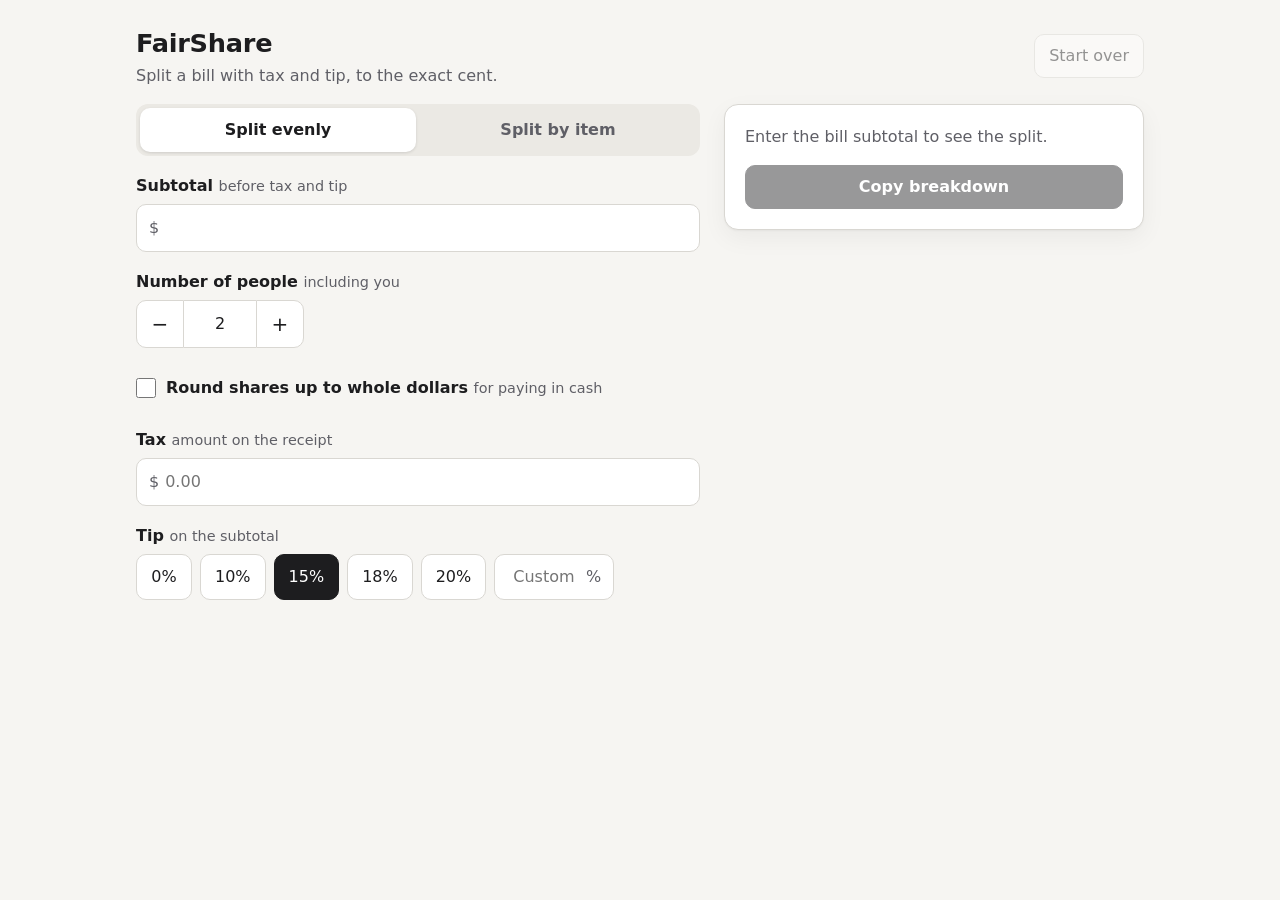
<file: index.html>
<!doctype html>
<html lang="en">
<head>
  <meta charset="utf-8">
  <title>FairShare · Bill Splitter</title>
  <meta http-equiv="refresh" content="0; url=src/">
</head>
<body>
  <p><a href="src/">Open FairShare</a></p>
</body>
</html>
</file>
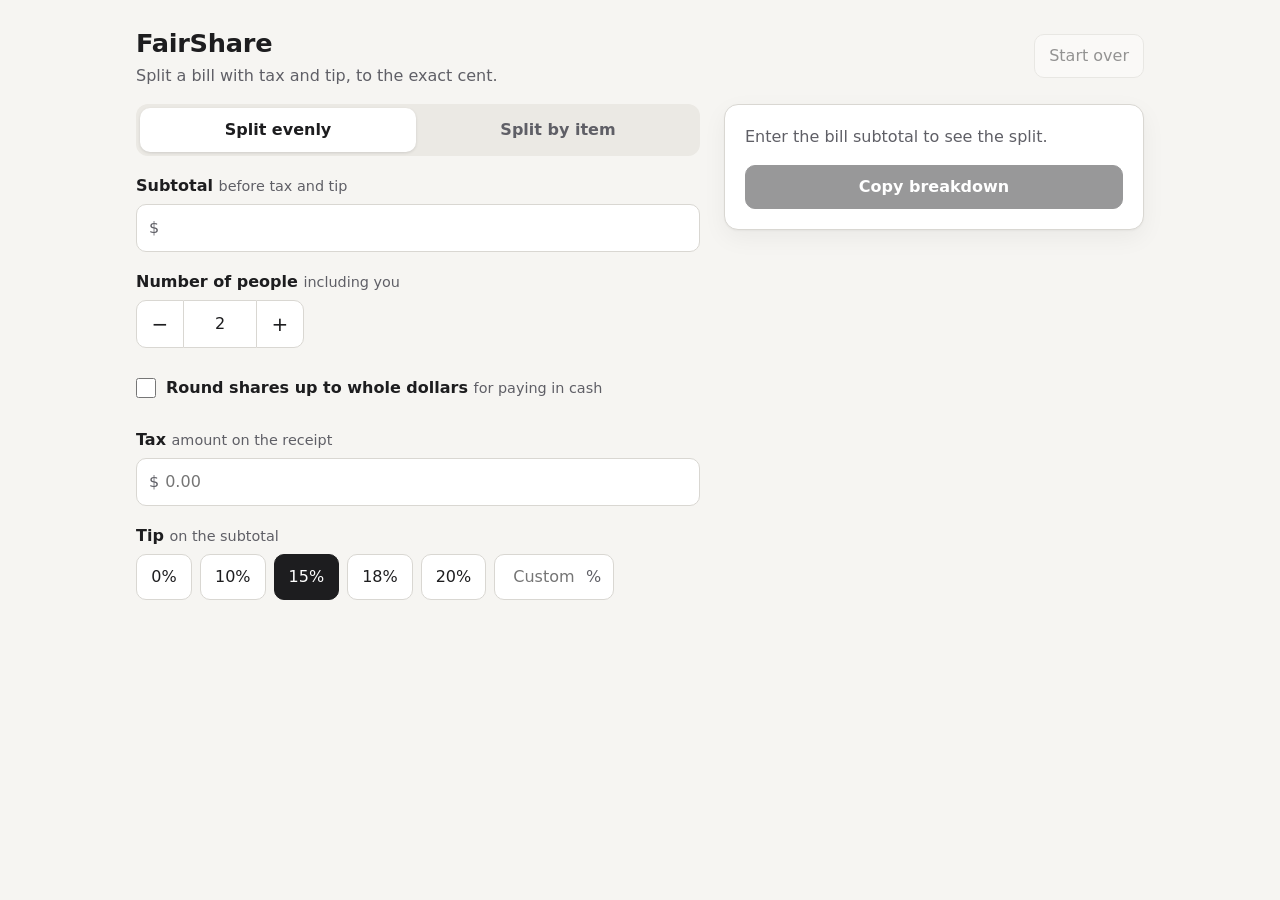
<file: src/index.html>
<!doctype html>
<html lang="en">
<head>
  <meta charset="utf-8">
  <meta name="viewport" content="width=device-width, initial-scale=1">
  <title>FairShare · Bill Splitter</title>
  <link rel="stylesheet" href="styles.css">
</head>
<body>
  <header class="top">
    <div>
      <h1>FairShare</h1>
      <p class="tagline">Split a bill with tax and tip, to the exact cent.</p>
    </div>
    <button type="button" id="start-over">Start over</button>
  </header>
  <div class="toast" id="toast" role="status" hidden>
    <span>Bill cleared.</span>
    <button type="button" id="undo">Undo</button>
  </div>

  <main class="layout">
    <form class="bill" id="bill" novalidate autocomplete="off">
      <div class="tabs" role="tablist" aria-label="How to split the bill">
        <button type="button" role="tab" id="tab-even" aria-controls="panel-even">Split evenly</button>
        <button type="button" role="tab" id="tab-item" aria-controls="panel-item">Split by item</button>
      </div>

      <div class="panel" id="panel-even" role="tabpanel" aria-labelledby="tab-even">
        <div class="field">
          <label for="subtotal">Subtotal <span class="hint">before tax and tip</span></label>
          <div class="input money"><span aria-hidden="true">$</span><input id="subtotal" inputmode="decimal" aria-describedby="subtotal-error"></div>
          <p class="error" id="subtotal-error" aria-live="polite"></p>
        </div>

        <div class="field">
          <label for="people">Number of people <span class="hint">including you</span></label>
          <div class="stepper">
            <button type="button" id="people-down" aria-label="One fewer person">−</button>
            <input id="people" inputmode="numeric" aria-describedby="people-error">
            <button type="button" id="people-up" aria-label="One more person">+</button>
          </div>
          <p class="error" id="people-error" aria-live="polite"></p>
        </div>

        <label class="toggle"><input type="checkbox" id="round-up"><span>Round shares up to whole dollars <span class="hint">for paying in cash</span></span></label>
      </div>

      <div class="panel" id="panel-item" role="tabpanel" aria-labelledby="tab-item" hidden>
        <fieldset class="field">
          <legend>People</legend>
          <ul class="list" id="diners"></ul>
          <button type="button" class="add" id="add-person">+ Add person</button>
          <p class="hint limit" id="add-person-limit"></p>
        </fieldset>

        <fieldset class="field">
          <legend>Items <span class="hint">from the receipt</span></legend>
          <ul class="list" id="items"></ul>
          <button type="button" class="add" id="add-item">+ Add item</button>
          <p class="hint limit" id="add-item-limit"></p>
        </fieldset>

        <div class="field">
          <label for="receipt">Receipt subtotal <span class="hint">optional, to check your items</span></label>
          <div class="input money"><span aria-hidden="true">$</span><input id="receipt" inputmode="decimal" aria-describedby="receipt-error receipt-check"></div>
          <p class="error" id="receipt-error" aria-live="polite"></p>
          <p class="check" id="receipt-check" aria-live="polite"></p>
        </div>
      </div>

      <div class="field">
        <label for="tax">Tax <span class="hint">amount on the receipt</span></label>
        <div class="input money"><span aria-hidden="true">$</span><input id="tax" inputmode="decimal" placeholder="0.00" aria-describedby="tax-error"></div>
        <p class="error" id="tax-error" aria-live="polite"></p>
      </div>

      <fieldset class="field">
        <legend>Tip <span class="hint">on the subtotal</span></legend>
        <div class="tip-row">
          <button type="button" class="tip-preset" data-tip="0">0%</button>
          <button type="button" class="tip-preset" data-tip="1000">10%</button>
          <button type="button" class="tip-preset" data-tip="1500">15%</button>
          <button type="button" class="tip-preset" data-tip="1800">18%</button>
          <button type="button" class="tip-preset" data-tip="2000">20%</button>
          <div class="input custom">
            <label for="tip-custom" class="sr-only">Custom tip percentage</label>
            <input id="tip-custom" inputmode="decimal" placeholder="Custom" aria-describedby="tip-custom-error"><span aria-hidden="true">%</span>
          </div>
        </div>
        <p class="error" id="tip-custom-error" aria-live="polite"></p>
      </fieldset>
    </form>

    <section class="result" aria-label="Result">
      <div aria-live="polite">
        <p id="result-message" class="result-message"></p>
        <div id="even-result" hidden>
          <dl class="breakdown">
            <div><dt>Subtotal</dt><dd id="out-subtotal"></dd></div>
            <div><dt>Tax</dt><dd id="out-tax"></dd></div>
            <div><dt id="out-tip-label">Tip</dt><dd id="out-tip"></dd></div>
            <div class="total"><dt>Total</dt><dd id="out-total"></dd></div>
          </dl>
          <p id="shares" class="shares"></p>
          <p id="shares-note" class="note"></p>
          <details class="paid">
            <summary>Track who has paid</summary>
            <ul class="paid-list" id="paid-list"></ul>
            <p class="note" id="paid-cleared"></p>
            <p class="paid-status" id="paid-status"></p>
          </details>
          <div class="compare">
            <h2 id="compare-title">Compare tips</h2>
            <div class="table-wrap">
              <table id="tip-table" class="split-table" aria-labelledby="compare-title">
                <thead>
                  <tr><th scope="col">Tip</th><th scope="col">Tip amount</th><th scope="col">Total</th><th scope="col">Per person</th></tr>
                </thead>
                <tbody></tbody>
              </table>
            </div>
          </div>
        </div>
        <div id="item-result" class="table-wrap" hidden>
          <table id="person-table" class="split-table">
            <caption class="sr-only">What each person owes</caption>
            <thead>
              <tr><th scope="col">Person</th><th scope="col">Items</th><th scope="col">Tax</th><th scope="col">Tip</th><th scope="col">Total</th></tr>
            </thead>
            <tbody></tbody>
            <tfoot></tfoot>
          </table>
        </div>
      </div>
      <div class="copy">
        <button type="button" id="copy" disabled>Copy breakdown</button>
        <p class="error" id="copy-error" aria-live="polite"></p>
        <textarea id="copy-text" rows="4" readonly hidden aria-label="Breakdown to copy"></textarea>
      </div>
    </section>
  </main>

  <script src="calc.js"></script>
  <script src="app.js"></script>
</body>
</html>
</file>
<file: src/styles.css>
:root {
  --bg: #f6f5f2;
  --surface: #ffffff;
  --ink: #1d1d1f;
  --muted: #5f5f66;
  --line: #d9d7d2;
  --accent: #1f5f4a;
  --accent-soft: #e3efe9;
  --focus: #2563eb;
  --error: #b42318;
  --radius: 10px;
  color-scheme: light;
}

* { box-sizing: border-box; }

body {
  margin: 0;
  background: var(--bg);
  color: var(--ink);
  font: 16px/1.5 system-ui, -apple-system, "Segoe UI", Roboto, sans-serif;
}

.sr-only {
  position: absolute; width: 1px; height: 1px; overflow: hidden;
  clip: rect(0 0 0 0); white-space: nowrap;
}

[hidden] { display: none !important; }

.top {
  max-width: 1040px; margin: 0 auto; padding: 24px 16px 8px;
  display: flex; justify-content: space-between; align-items: center; gap: 12px;
}
.toast {
  position: fixed; left: 50%; bottom: 24px; transform: translateX(-50%); z-index: 10;
  display: flex; align-items: center; gap: 12px; padding: 6px 6px 6px 16px;
  background: var(--ink); color: #fff; border-radius: 12px; box-shadow: 0 8px 24px rgb(0 0 0 / 0.2);
}
.toast button { background: transparent; color: #fff; border-color: rgb(255 255 255 / 0.4); font-weight: 600; }
.top h1 { margin: 0; font-size: 1.6rem; letter-spacing: -0.01em; }
.tagline { margin: 2px 0 0; color: var(--muted); }

.layout {
  max-width: 1040px; margin: 0 auto; padding: 8px 16px 48px;
  display: grid; gap: 24px; align-items: start;
}
@media (min-width: 820px) {
  .layout { grid-template-columns: minmax(0, 1fr) minmax(0, 420px); }
  .result { position: sticky; top: 16px; }
}

/* Form */
.bill { display: grid; gap: 18px; min-width: 0; }
#start-over { white-space: nowrap; }
.field { margin: 0; padding: 0; border: 0; min-width: 0; }
.field > label, .field > legend { display: block; font-weight: 600; margin-bottom: 6px; padding: 0; }
.hint { font-weight: 400; color: var(--muted); font-size: 0.9rem; }

.input {
  display: flex; align-items: center; background: var(--surface);
  border: 1px solid var(--line); border-radius: var(--radius); padding: 0 12px; min-height: 48px;
}
.input > span { color: var(--muted); }
.input input {
  flex: 1; min-width: 0; border: 0; outline: 0; background: transparent;
  font: inherit; padding: 10px 6px; color: inherit;
}
.input:focus-within { border-color: var(--focus); box-shadow: 0 0 0 3px rgb(37 99 235 / 0.2); }
.input:has(input.invalid), input.invalid { border-color: var(--error); }

input { font: inherit; color: inherit; }

.error { margin: 6px 0 0; color: var(--error); font-size: 0.92rem; min-height: 0; }
.error:empty { display: none; }
.check { margin: 6px 0 0; font-size: 0.92rem; color: var(--muted); }
.check:empty { display: none; }

button {
  font: inherit; color: inherit; cursor: pointer; min-height: 44px;
  border: 1px solid var(--line); background: var(--surface); border-radius: var(--radius); padding: 0 14px;
}
button:disabled { cursor: not-allowed; opacity: 0.45; }
:focus-visible { outline: 3px solid var(--focus); outline-offset: 2px; }
.input input:focus-visible { outline: 0; }

.toggle { display: flex; align-items: center; gap: 10px; min-height: 44px; cursor: pointer; font-weight: 600; }
.toggle input { width: 20px; height: 20px; margin: 0; accent-color: var(--accent); flex: none; }

/* Tabs */
.tabs { display: flex; gap: 4px; padding: 4px; background: #ebe9e4; border-radius: 12px; }
.tabs [role="tab"] { flex: 1; border: 0; background: transparent; font-weight: 600; color: var(--muted); }
.tabs [role="tab"][aria-selected="true"] { background: var(--surface); color: var(--ink); box-shadow: 0 1px 3px rgb(0 0 0 / 0.12); }
.panel { display: grid; gap: 18px; }

/* People and items */
.list { list-style: none; margin: 0 0 8px; padding: 0; display: grid; gap: 10px; }
.list > li { min-width: 0; }
.row { display: flex; gap: 8px; align-items: stretch; }
.row .input { flex: 1; min-width: 0; }
.row .price { flex: 0 0 132px; }
.remove { color: var(--muted); }
.add { border-style: dashed; width: 100%; color: var(--accent); font-weight: 600; }
.limit:empty { display: none; }
.limit { margin: 6px 0 0; }
.item { background: var(--surface); border: 1px solid var(--line); border-radius: 12px; padding: 10px; }
.item .input { border-color: #e6e4df; }
@media (max-width: 560px) {
  .item .row { flex-wrap: wrap; }
  .item .item-name-box { flex-basis: 100%; }
  .row .price { flex: 1; }
}
.who { margin: 10px 0 0; padding: 0; border: 0; display: flex; flex-wrap: wrap; gap: 6px; align-items: center; }
.who legend { float: left; width: 100%; font-size: 0.9rem; color: var(--muted); margin-bottom: 4px; padding: 0; }
.chip {
  display: inline-flex; align-items: center; gap: 6px; min-height: 44px; padding: 0 12px;
  border: 1px solid var(--line); border-radius: 999px; cursor: pointer; user-select: none;
}
.chip:has(input:checked) { background: var(--accent-soft); border-color: var(--accent); color: var(--accent); }
.chip input { width: 18px; height: 18px; margin: 0; accent-color: var(--accent); }
.who.invalid .chip { border-color: var(--error); }
.everyone { border: 0; background: none; color: var(--accent); text-decoration: underline; padding: 0 8px; }

/* Number of people */
.stepper { display: inline-flex; align-items: stretch; }
.stepper button { width: 48px; font-size: 1.25rem; }
.stepper button:first-child { border-radius: var(--radius) 0 0 var(--radius); }
.stepper button:last-child { border-radius: 0 var(--radius) var(--radius) 0; }
.stepper input {
  width: 72px; text-align: center; border: 1px solid var(--line); border-left: 0; border-right: 0;
  background: var(--surface); min-height: 48px;
}
.stepper input.invalid { border: 1px solid var(--error); }

/* Tip */
.tip-row { display: flex; flex-wrap: wrap; gap: 8px; }
.tip-preset { min-width: 56px; }
.tip-preset[aria-pressed="true"] { background: var(--ink); color: #fff; border-color: var(--ink); }
.input.custom { width: 120px; min-height: 44px; }

/* Result */
.result {
  min-width: 0;
  background: var(--surface); border: 1px solid var(--line); border-radius: 14px; padding: 20px;
  box-shadow: 0 1px 2px rgb(0 0 0 / 0.04), 0 8px 24px rgb(0 0 0 / 0.05);
}
.result-message { margin: 0; color: var(--muted); }
.breakdown { margin: 0; display: grid; gap: 6px; }
.breakdown div { display: flex; justify-content: space-between; gap: 12px; }
.breakdown dt { color: var(--muted); }
.breakdown dd { margin: 0; font-variant-numeric: tabular-nums; }
.breakdown .total { border-top: 1px solid var(--line); padding-top: 8px; margin-top: 4px; font-weight: 700; }
.breakdown .total dt { color: var(--ink); }
.table-wrap { overflow-x: auto; }
.split-table { width: 100%; border-collapse: collapse; font-variant-numeric: tabular-nums; }
.split-table th, .split-table td { padding: 8px 5px; text-align: right; white-space: nowrap; }
.split-table th:first-child { text-align: left; }
#person-table tbody th { white-space: normal; overflow-wrap: anywhere; }
.split-table thead th, #tip-table td:last-child { white-space: normal; }
@media (max-width: 400px) {
  .result { padding: 14px; }
  .split-table { font-size: 0.9rem; }
}
.split-table thead th { font-size: 0.85rem; color: var(--muted); font-weight: 600; border-bottom: 1px solid var(--line); }
.split-table tbody tr + tr { border-top: 1px solid #eeece8; }
.split-table td:last-child { font-weight: 700; }
.split-table tfoot { border-top: 2px solid var(--ink); font-weight: 700; }
.paid { margin-top: 16px; border: 1px solid var(--line); border-radius: var(--radius); padding: 0 12px; }
.paid summary { cursor: pointer; font-weight: 600; min-height: 44px; display: flex; align-items: center; }
.paid-list { list-style: none; margin: 0; padding: 0; max-height: 260px; overflow-y: auto; }
.paid-row { display: flex; align-items: center; gap: 10px; min-height: 40px; cursor: pointer; }
.paid-row input { width: 18px; height: 18px; margin: 0; accent-color: var(--accent); }
.paid-row .amount { margin-left: auto; font-variant-numeric: tabular-nums; }
.paid-row:has(input:checked) span { color: var(--muted); text-decoration: line-through; }
.paid-status { margin: 8px 0 12px; font-weight: 700; }
.copy { margin-top: 16px; }
#copy { width: 100%; background: var(--ink); color: #fff; border-color: var(--ink); font-weight: 600; }
#copy-text {
  width: 100%; margin-top: 8px; padding: 10px; border: 1px solid var(--line); border-radius: var(--radius);
  font: 0.9rem/1.4 ui-monospace, Consolas, monospace; resize: vertical;
}
.compare { margin-top: 20px; }
.compare h2 { font-size: 0.95rem; margin: 0 0 4px; }
#tip-table tbody tr { cursor: pointer; }
#tip-table tbody tr:hover { background: #f4f3ef; }
#tip-table tr.selected { background: var(--accent-soft); }
#tip-table tr.selected td, #tip-table tr.selected .pick { color: var(--accent); }
.pick { min-height: 36px; padding: 0 10px; font-weight: 600; }
#tip-table tr.selected .pick { border-color: var(--accent); }
.note { margin: 8px 0 0; color: var(--muted); font-size: 0.92rem; }
.note:empty { display: none; }
.shares {
  margin: 16px 0 0; padding: 14px 16px; border-radius: var(--radius);
  background: var(--accent-soft); color: var(--accent); font-weight: 700; font-size: 1.15rem;
}
</file>
